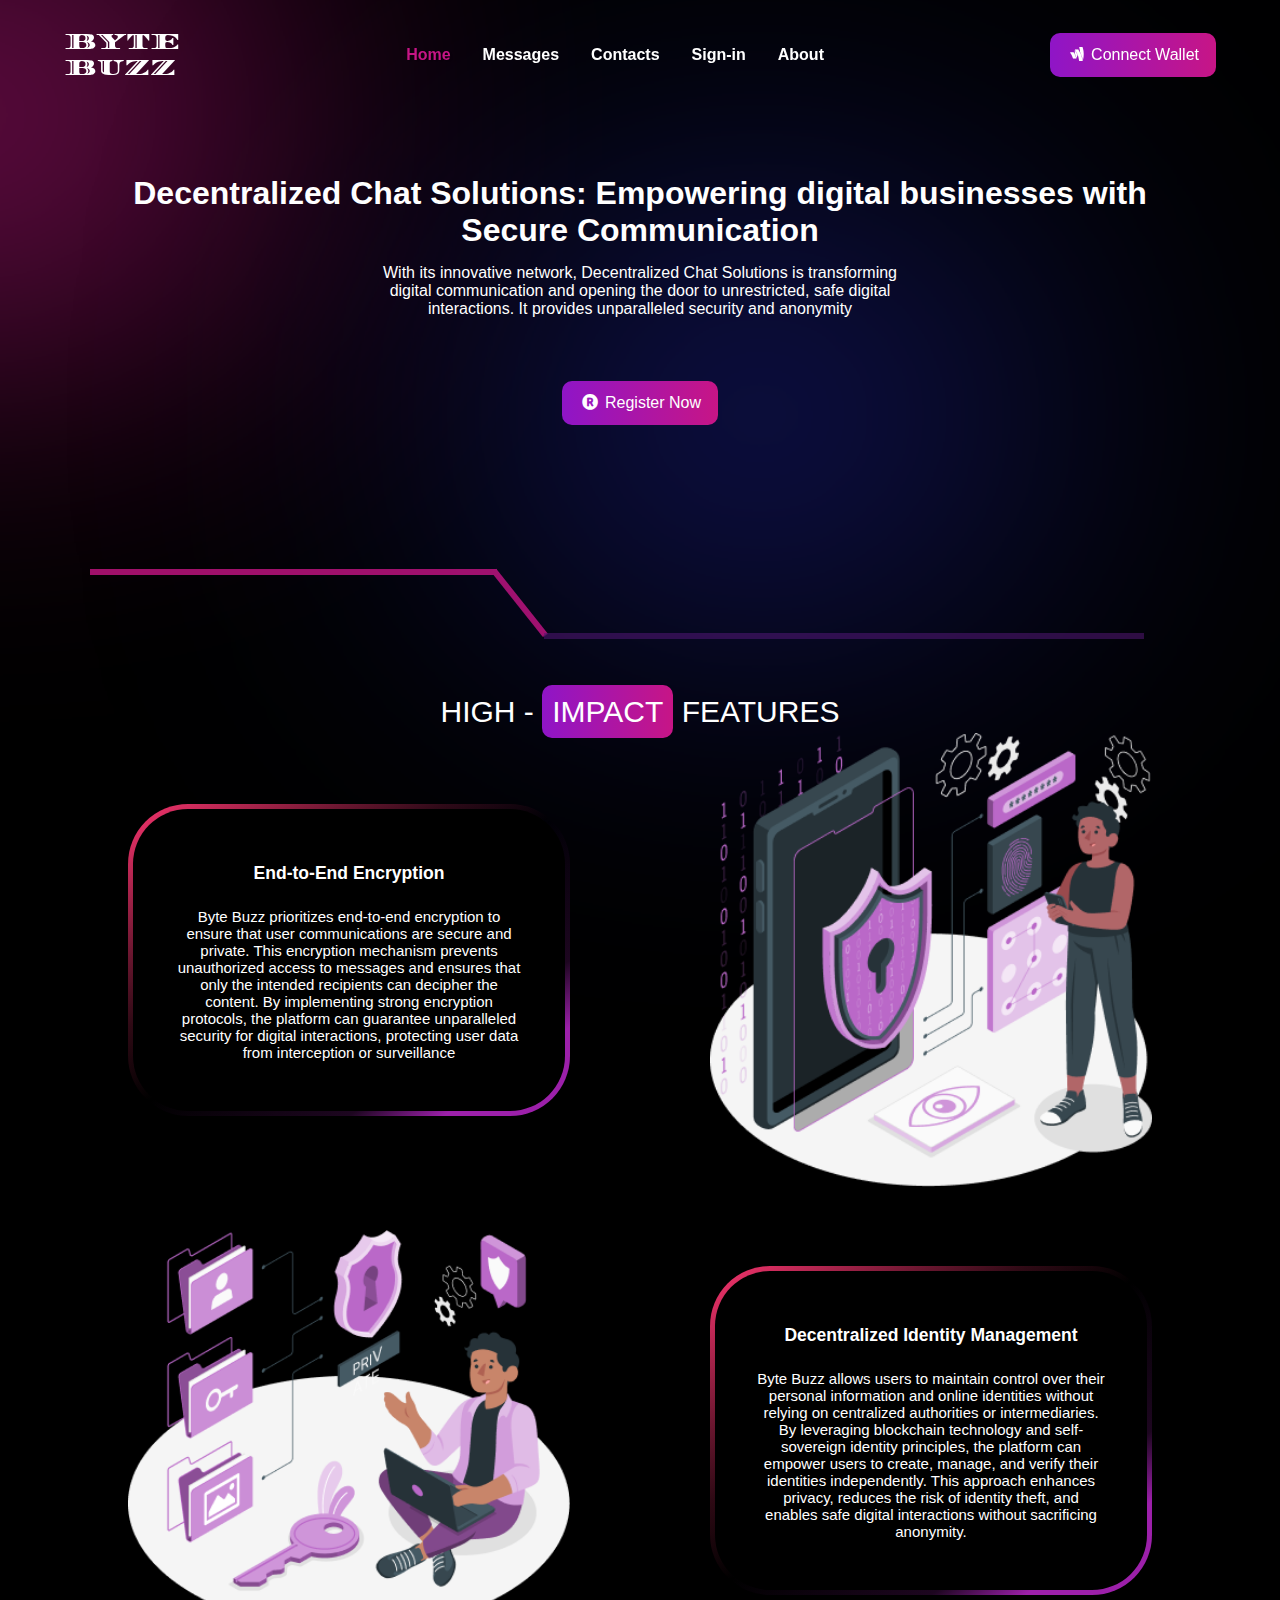
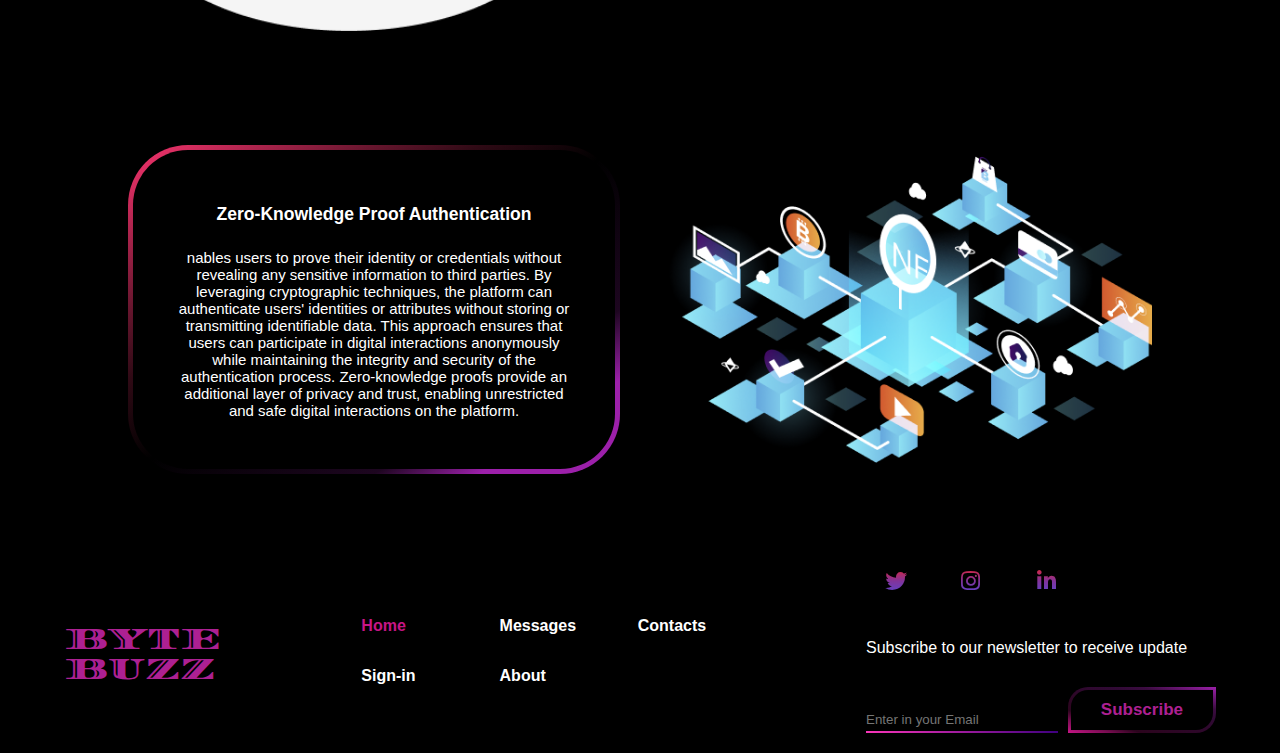
<file: hackathon/index.html>
<!DOCTYPE html>
<html lang="en">
<head>
  <meta charset="UTF-8">
  <meta name="viewport" content="width=device-width, initial-scale=1.0">
  <title>ByteBuzz</title>
  <link rel="stylesheet" href="./css/style.css">
  <link rel="stylesheet" href="fontawesome/css/all.css">
  <link href='https://fonts.googleapis.com/css?family=Diplomata SC' rel='stylesheet'>

</head>
<body>
  
  <div class="landing">
    <div class="bg">
      <div class="bg-1"></div>
      <div class="bg-2"></div>
    </div>
  </div>


  <nav>
    <div class="container nav_container">
      <div href="index.html" class="logo">
        <span>BYTE</span>
        <span>BUZZ</span>    
      </div>
      <ul class="nav_menu">
        <li><a href="#" class="nav-link active">Home</a></li>
        <li><a href="#" class="nav-link ">Messages</a></li>
        <li><a href="#" class="nav-link ">Contacts</a></li>
        <li><a href="#" class="nav-link ">Sign-in</a></li>
        <li><a href="#" class="nav-link ">About</a></li>
      </ul>
      <a href="#" class="wallet-btn">
        <div><i class="fab fa-google-wallet"></i>Connect Wallet</div>
      </a> 
      <button id="open-menu-btn"><i class="fa fa-navicon">&#xf0c9;</i></button>
      <button id="close-menu-btn"><i class="fa fa-times"></i></button>
    </div>
  </nav>

  <header class="container header_container">

    <div class="header_body">
      <h1>Decentralized Chat Solutions: Empowering digital businesses with Secure Communication</h1>
      <p>With its innovative network, Decentralized Chat Solutions is transforming digital communication and opening the door to unrestricted, safe digital interactions. It provides unparalleled security and anonymity</p>
    </div>

    <span class="wallet-btn" id="open_caret">
      <div><i class="fa fa-registered"></i>Register Now</div>
    </span>          
    <span class="wallet-btn" id="close_caret">
      <div><i class="fa fa-registered"></i>Register Now</div>
    </span>          

    <div class="drop_down">
      <div class="contain">
        <div class="header">
          <div class="bran">Create an Account</div>
          <h3 class="brandie">Fill the form to create an account</h3>
          <button class="boot">
            <i class="fa fa-camera
            "></i>
          </button>
        </div>
        <div class="body">
          <form action="#" class="forms">
            <div class="input-box boxx">
              <label for="email">Username</label>
              <input type="email" name="email" id="" placeholder="Enter your Username..." required>
            </div>
            <div class="input-box boxs">
              <label for="password">Address</label>
              <input type="password" name="password" placeholder=" * * * * * * * * * * * * *" required>
            </div>
            <div class="submit">
            <button class="submit">Connect Wallet</button>
            </div>
  
          </form>
        </div>    
      </div>
    </div>

  </header>

  <div class="line">
    <div class="line3"></div>
    <div class="line4"></div>
    <div class="line1"></div>
  </div>

  <section class="container features_container">
    <div class="top">HIGH - <span>IMPACT</span> FEATURES</div>
    <div class="layer-1">
      <div class="left-layer">
        <h3>End-to-End Encryption</h3>
        <p>Byte Buzz prioritizes end-to-end encryption to ensure that user communications are secure and private. This encryption mechanism prevents unauthorized access to messages and ensures that only the intended recipients can decipher the content. By implementing strong encryption protocols, the platform can guarantee unparalleled security for digital interactions, protecting user data from interception or surveillance</p>
      </div>
      <!-- <div class="div"></div> -->
      <div class="right-layer">
        <img src="images/amico.png" alt="">
      </div>
    </div>
    <div class="layer-2">
      <div class="right-layer">
        <img src="images/decentralized identity.png" alt="">
      </div>
      <div class="left-layer">
        <div class="text-box">
          <h3>Decentralized Identity Management</h3>
          <p>Byte Buzz allows users to maintain control over their personal information and online identities without relying on centralized authorities or intermediaries. By leveraging blockchain technology and self-sovereign identity principles, the platform can empower users to create, manage, and verify their identities independently. This approach enhances privacy, reduces the risk of identity theft, and enables safe digital interactions without sacrificing anonymity.</p>
        </div>
      </div>
    </div>
    <div class="layer-3">
      <div class="left-layer">
        <div class="text-box">
          <h3>Zero-Knowledge Proof Authentication</h3>
          <p>nables users to prove their identity or credentials without revealing any sensitive information to third parties. By leveraging cryptographic techniques, the platform can authenticate users' identities or attributes without storing or transmitting identifiable data. This approach ensures that users can participate in digital interactions anonymously while maintaining the integrity and security of the authentication process. Zero-knowledge proofs provide an additional layer of privacy and trust, enabling unrestricted and safe digital interactions on the platform.</p>
        </div>
      </div>
      <div class="right-layer">
        <img src="images/Zero knowledge.png" alt="">
      </div>
    </div>
  </section>


  <footer class="container footer_container">
    <div href="" class="footer_logo">
      <span>BYTE</span>
      <span>BUZZ</span>    
    </div>
    <ul class="footer_menu">
      <li><a href="#" class="nav-link active">Home</a></li>
      <li><a href="#" class="nav-link">Messages</a></li>
      <li><a href="#" class="nav-link">Contacts</a></li>
      <li><a href="#" class="nav-link">Sign-in</a></li>
      <li><a href="#" class="nav-link">About</a></li>
    </ul>
    <div class="pages">           
      <ul class="footer_socials">
          <li>
            <a href="https://facebook.com"><i class="fab fa-twitter"></i></a>
          </li>
          <li>
            <a href="https://instagram.com"><i class="fab fa-instagram"></i></a>
          </li>
          <li>
            <a href="https://twitter.com"><i class="fab fa-linkedin-in"></i></a>
          </li>
      </ul>
      <p>Subscribe to our newsletter to receive update</p>
      <form class="form">
        <input type="email" placeholder="Enter in your Email" required>
        <button type="submit" class="btn">Subscribe</button>
      </form>

  </div>

  </footer>




  <script src="./main.js"></script>


</body>
</html>
</file>
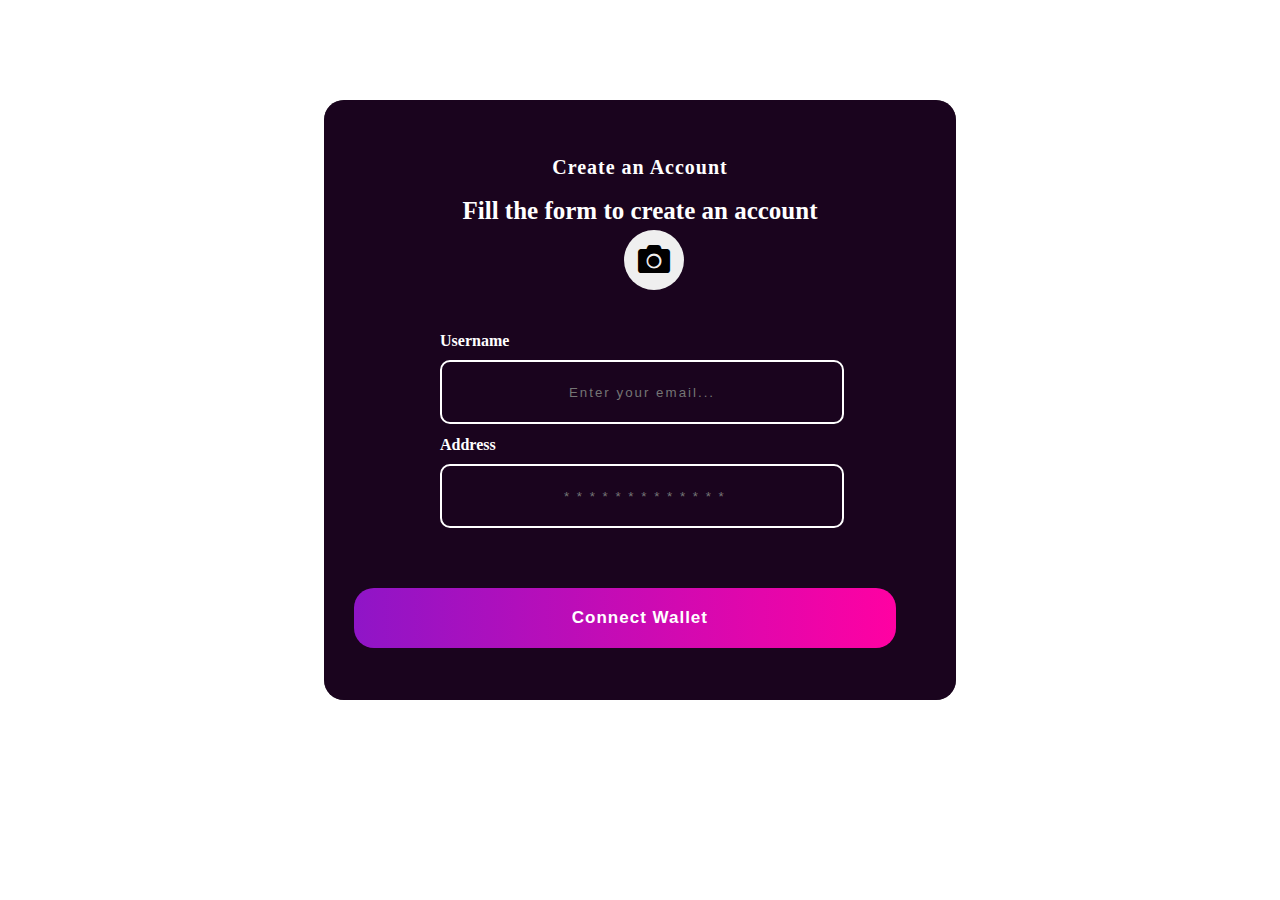
<file: hackathon/login.html>
<!DOCTYPE html>
<html lang="en">
<head>
  <meta charset="UTF-8">
  <meta name="viewport" content="width=device-width, initial-scale=1.0">
  <link rel="stylesheet" href="fontawesome/css/all.css">
  <title>ByteBuzz</title>
  <style>
    *{
      padding: 0;
    }   
    .container{
      background-color: #000;
      margin: 100px auto;
      width: 50%;
      min-height: 600px;
      border-radius: 20px;
      color: #fff;
      /* opacity: 0.3; */
      
    }
    .contain{
      border-radius: 20px;
      background-color: #2f08358e;
      margin: 100px auto;
      color: #fff;
      min-height: 600px;
    }
    .header{
      position: relative;
    }
    .bran{
      height: 60px;
      width: 220px;
      text-align: center;
      padding: 16px;
      margin: auto;
      font-weight: 700;
      font-size: 20px;
      letter-spacing: 1px;
      position: relative;
      top: 40px;
    }
    .brandie{
      position: relative;
      top: 5px;
      margin: auto;
      text-align: center;
      font-size: 25px;
    }
    .btn{
      margin: 10px;
      margin-left: 300px;
      align-items: center;
      font-size: 32px;
      position: relative; 
      display: inline-block;
      border: 2.7px solid transparent; 
      width: 60px; 
      height: 60px;
      border-radius: 50%; 
    }
    .body{
      position: relative;
      top: 60px;
      height: 40%;
      width: 100%;
    }
    .input-box{
      position: relative;
      width: 400px;
      margin: 0 auto;
    }
    .input-box ~ .boxs{
      position: relative;
      top: 40px;
    }
    .input-box label{
      position: absolute;
      bottom: 65px;
      transform: translateY(-50%);
      font-weight: 700;
    }
    input:valid ~ label, input:focus ~label{
      top: -5px;
    }
    .input-box input{
      text-align: center;
      width: 100%;
      height: 60px;
      color: #fff;
      background-color: transparent;
      border-radius: 10px;
      border: 2px solid #fff;
      letter-spacing: 2px;
      transition: all 2s ease;
    }
    .submit{
      margin: 0 auto;
      padding-left: 30px;
    }
    .submit button{
      color: #fff;
      margin-top: 100px;
      background: linear-gradient(
      to right,
      #8f15c7,
      #ff01a2
      );
      width: 90%;
      height: 60px;
      border: none;
      background-color: transparent;
      font-weight: 600;
      font-size: 17px;
      letter-spacing: 1px;
      cursor: pointer;
      transition: all 2s ease;
      border-radius: 20px;
    }

  </style>
</head>
<body>
  
  <div class="container">
    <div class="contain">
      <div class="header">
        <div class="bran">Create an Account</div>
        <h3 class="brandie">Fill the form to create an account</h3>
        <a href="#" class="sign-in">
          <button class="btn">
            <i class="fa fa-camera
            "></i>
          </button>
        </a>
      </div>
  
      <div class="body">
          <form action="#" class="forms">
              <div class="input-box boxx">
                <label for="email">Username</label>
                <input type="email" name="email" id="" placeholder="Enter your email..." required>
              </div>
              <div class="input-box boxs">
                  <label for="password">Address</label>
                  <input type="password" name="password" placeholder=" * * * * * * * * * * * * *" required>
              </div>
              <div class="submit">
              <button class="submit">Connect Wallet</button>
              </div>
  
          </form>
      </div>    
    </div>
  </div>


</body>
</html>
</file>
<file: hackathon/css/style.css>
*{
  margin: 0;
  padding: 0;
  border: none;
  outline: none;
  box-sizing: border-box;
  list-style: none;
  text-decoration: none;
  font-family: "Mukta", sans-serif;
}
body{
  background-color: #000;
  color: #fff;
}
a{
  color: #fff;
  cursor: pointer;
}
.container{
  width: 90%;
  margin: 0 auto;
}
img{
  width: 100%;
  display: block;
  object-fit: cover;
}
.landing{
  width: 100%;
  height: 100%;
  position: relative;
}
.bg div{
  margin-top: -60px;
  margin-right: -80px;
  position: absolute;
  width: 620px;
  height: 320px;
  border-radius: 50%;
  overflow: hidden;
}
.bg-1{
  position: absolute;
  width: 473px;
  height: 710px;
  left: -287px;
  top: 0;
  background: #c71586;
  filter: blur(200px);
}
.bg-2{
  position: absolute;
  width: 73px;
  height: 710px;
  left: 0px;
  top: 300px;
  margin-bottom: -100px;
  margin-left: 800px;
  background: #1A1F8B;
  filter: blur(200px);
}


nav{
  width: 100vw;
  height: 80px;
  position: sticky;
  top: 0;
  z-index: 11 ;
}
.window-scroll{
  /* background-color: #1a208b5b; */
  background: linear-gradient(#000000 0 0) padding-box, linear-gradient(
    to bottom, 
    #000 0%,
    #000 14.29%,
    #000 25%,
    transparent 50%,
    #fb357030 64.29%,
    #fb357069 75%,
    #fb3570 100%
  ) border-box;
  border: 2px solid transparent; 
  border-bottom-width: 4px;
  border-bottom-right-radius: 20px;
  box-shadow: 0 1rem 2rem rgba(0, 0, 0, 0.2);
  transition: all 1s ease;
}
.nav_container{
  margin: 15px auto;
  width: 90%;
  height: 100%;
  display: flex;
  justify-content: space-between;
  align-items: center;
}
.logo{
  display: grid;
  grid-template-rows: 1fr;
}
.logo span{
  font-family: 'Diplomata SC';
  color: #fff;
  font-size: 22px;
}
.nav_menu{
  display: flex;
  align-items: center;
  gap: 2rem;
}
.nav-link{
  font-weight: 700;
}
.nav-link.active{
  color: #c71586;
  text-shadow: 2px 1px 1px #00000020;
}
nav button{
  display: none;
}
.wallet-btn{
  background: linear-gradient(
    to right,
    #8f15c7,
    #c71586
  );
  padding: 10px 17px 10px 10px;
  border-radius: 10px;
  cursor: pointer;
}
.wallet-btn #closeregister{
  display: none;
}
.wallet-btn i{
  padding: 3px 7px 5px 10px;
}
#close_caret{
  display: none;
}
.drop_down{
  display: none;
}



header{
  position: relative;
  background-color: transparent;
  top: 80px;
  text-align: center;
  margin-bottom: 50px;
}
.header_container{
  display: grid;
  grid-template-rows: 1fr 10px;
  align-items: center;
  justify-items: center;
  gap: 80px;
  height: 100px;
}
.header_body h1{
  padding:  0px 50px;
}
.header_body p{
  padding:  15px 300px 0px 300px;
}

.line{
  position: absolute;
  width: 50%;
  height: 65px;
  left: calc(50% - 1440px/2);
  top: -20px;
  opacity: 0.8;
}
.line3{
  position: absolute;
  width: 406.57px;
  height: 0px;
  left: 0px;
  top: 589px;
  border: 3px solid #C71585;
}
.line4{
  position: absolute;
  width: 83.17px;
  height: 0px;
  left: 402.33px;
  top: 589px;
  border: 3px solid #c71586;
  transform: matrix(0.62, 0.78, -0.81, 0.58, -14, 31);
}
.line1{
  position: absolute;
  width: 980px;
  height: 0px;
  left: 454.19px;
  top: 653px;
  border: 3px solid #651a8b8f;
}



.features_container{
  position: relative;
  top: 500px;
  width: 80%;
}
.top{
  text-align: center;
  font-size: 30px;
}
.top span{
  background: linear-gradient(
    to right,
    #8f15c7,
    #c71586
  ); border-radius: 10px;
 padding: 10px;
}
.layer-1{
  display: grid;
  grid-template-columns: 1fr .7fr;
  align-items: center;
  gap: 350px;
  height: 100%;
}
.left-layer{
  background: linear-gradient(#000000 0 0) padding-box, linear-gradient(
    to top left, 
    #9c20aa 0%,
    #9c20aa 14.29%,
    #9c20aa30 25%,
    transparent 50%,
    #fb357030 64.29%,
    #fb357069 75%,
    #fb3570 100%
  ) border-box;
  padding: 50px 40px; 
  border: 5px solid transparent; 
  border-radius: 60px; 
  display: inline-block;
  margin: 75px 0;
  text-align: center;
  font-size: 15px;
}
.left-layer h3{
  font-weight: 600;
  line-height: 29px;
  color: #FFFFFF;
  margin-bottom: 20px;
}
.layer-2{
  display: grid;
  grid-template-columns: .7fr 1fr;
  align-items: center;
  gap: 350px;
  height: 100%;
}
.layer-3{
  display: grid;
  grid-template-columns: 1fr 1fr;
  align-items: center;
  gap: 200px;
  height: 100%;
}


footer{
  position: relative;
  top: 500px;
  height: 200px;
}
.footer_container{
  display: grid;
  grid-template-columns: repeat(3, 1fr);
  align-items: center;
  gap: 50px;
}
.footer_logo{
  display: grid;
  grid-template-rows: 30px 30px;
}
.footer_logo span{
  font-family: 'Diplomata SC';
  font-weight: 400;
  font-size: 30px;
  color: #AD2092;
}
.footer_menu{
  display: grid;
  grid-template-columns: repeat(3, 1fr);
  grid-template-rows: repeat(2, 50px);
  align-items: center;
}
.footer_socials{
  display: flex;
  gap: 16px;
  font-size: 20px;
}
.footer_socials li{
  position: relative; 
  display: inline-block;
  background: linear-gradient(#000000 0 0) padding-box, linear-gradient(
    to top left, 
    #fb35b9 0%,
    #fb35b9b8 14.29%,
    #fb357094 25%,
    transparent 50%,
    #9c20aaa1 64.29%,
    #7120aa 75%,
c  ) border-box; 
  border: 2.7px solid transparent; 
  width: 60px; 
  height: 60px;
  border-radius: 50%; 
}
.footer_socials i{
  z-index: 1;
  position: absolute;
  top: 19px;
  left: 17px;
  font-size: 22px;
  background: linear-gradient(
    to top, 
    #6142c6 0%, 
    #a742c6c6 50%,
    #e72c51e4 100%);
  -webkit-background-clip: text;
  -moz-background-clip: text;
  background-clip: text;
  -webkit-text-fill-color: transparent;
}
.pages p{
  padding: 30px 0px;
}
.form{
  display: flex;
  justify-content: space-evenly;
}
input{
  background-color: transparent;
  color: white;
  position: relative;
  margin: 20px 0;
  width: 300px;
  border-bottom: 2px solid transparent; 
  border-image: linear-gradient(to right, #fb35b9, #3e0080) 1;
}
.btn{
  color: #ad2092;
  border-top-left-radius: 20px;
  border-bottom-right-radius: 20px;
  background: linear-gradient(#000000 0 0) padding-box, linear-gradient(
    to top right, 
    #c71586 0%,
    #c715869c 14.29%,
    #c7158638 25%,
    #9c20aa4e 64.29%,
    #9c20aa60 75%,
    #9c20aa 100%
  ) border-box;
  border: 3px solid transparent; 
  display: flex;
  align-items: center;
  justify-items: center;
  text-align: center;
  padding: 10px 30px; 
  margin-left: 10px;
  margin-bottom: 20px;
  font-size: 17px;
  font-weight: 600;
  cursor: pointer;
}


/* .drop_down code */
.drop_down{
  display: none;
  margin: 100px auto;
  width: 50%;
  min-height: 600px;
  border-radius: 20px;
  color: #fff;
  z-index: 1;
  overflow: hidden;
}
.contain{
  border-radius: 20px;
  background-color: #330939;
  margin: 100px auto;
  color: #fff;
  min-height: 750px;
}
.header{
  position: relative;
}
.bran{
  height: 60px;
  text-align: center;
  padding: 16px;
  margin: auto;
  font-weight: 700;
  font-size: 20px;
  letter-spacing: 1px;
  position: relative;
  top: 40px;
}
.brandie{
  position: relative;
  top: 55px;
  margin: auto;
  text-align: center;
  font-size: 25px;
}
.boot{
  margin: 90px 0px 0px auto;
  align-items: center;
  font-size: 32px;
  position: relative; 
  display: inline-block;
  border: 2.7px solid transparent; 
  width: 60px; 
  height: 60px;
  border-radius: 50%; 
}
.body{
  position: relative;
  top: 60px;
  height: 40%;
  width: 100%;
}
.forms{
  margin: 0 50px;
}
.input-box{
  position: relative;
  width: 100%;
  margin: 0 auto;
}
.input-box ~ .boxs{
  position: relative;
  top: 40px;
}
.input-box label{
  position: absolute;
  bottom: 75px;
  transform: translateY(-50%);
  font-weight: 700;
}
input:valid ~ label, input:focus ~label{
  top: -5px;
}
.input-box input{
  text-align: center;
  width: 100%;
  height: 60px;
  color: #fff;
  background-color: transparent;
  border-radius: 10px;
  border: 2px solid #fff;
  letter-spacing: 2px;
  transition: all 2s ease;
}
.submit{
  margin: 0 50px;
}
.submit button{
  color: #fff;
  margin: 100px auto 50px auto;
  background: linear-gradient(
  to right,
  #8f15c7,
  #ff01a2
  );
  width: 100%;
  height: 60px;
  border: none;
  background-color: transparent;
  font-weight: 600;
  font-size: 17px;
  letter-spacing: 1px;
  cursor: pointer;
  transition: all 2s ease;
  border-radius: 20px;
}


@media screen and (max-width: 1425px) {
  
  .bg div{
    width: 520px;
  }
  .bg-2{
    margin-left: 500px;
  }
  .line{
    left: calc(50% - 1100px/2);
  }
  .line1{
    width: 600px;
  }
  .layer-1{
    grid-template-columns: 1fr 1fr;
    gap: 140px;
  }
  .layer-2{
      grid-template-columns: 1fr 1fr;
      gap: 140px;
  }
  .layer-3{
      grid-template-columns: 1fr 1fr;
      gap: 40px;
  }
  .footer_container{
    grid-template-columns: 1fr 2fr 350px;
    gap: 90px;
  }

}

@media screen and (max-width: 1000px) {
  
  .bg div{
    width: 420px;
  }
  .bg-2{
    margin-left: 300px;
  }

  nav button{
    display: inline-block;
    background-color: transparent;
    font-size: 1.8rem;
    cursor: pointer;
    margin-right: 1rem;
  }
  nav button i{
    background: linear-gradient(
      to top, 
      #6142c6 0%, 
      #a742c6c6 50%,
      #e72c51e4 100%);
    -webkit-background-clip: text;
    -moz-background-clip: text;
    background-clip: text;
    -webkit-text-fill-color: transparent;  
  }
  nav button#close-menu-btn{
    display: none;
  }
  .nav_menu{
    background: linear-gradient(#000000 0 0) padding-box, linear-gradient(
      to top left, 
      #9c20aa 0%,
      #9c20aa 14.29%,
      #9c20aa30 25%,
      transparent 50%,
      #fb357030 64.29%,
      #fb357069 75%,
      #fb3570 100%
    ) border-box;
    padding: 40px 0px 20px; 
    border: 5px solid transparent; 
    text-align: center;
    font-size: 15px;
    position: fixed;
    flex-direction: column;
    display: none;
    gap: 0px;
    right: 0%;
    height: fit-content;
    top: 80px;
    border-bottom-left-radius: 20px;
    overflow: hidden;
    background-color: black;
    width: 300px;
    opacity: 0;
    animation: showMenu 500ms ease-in-out both;
  }
  @keyframes showMenu{
    from{
      transform: translateX(400px);
    }
    to{
      transform: translateX(0px);
      opacity: 1;
    }
  }
  .nav_menu li{
    width: 100%;
    height: 80px;
  }
  .nav_menu li a{
    width: 100%;
    height: 50%;
    display: grid;
    transition: all 400ms ease;
    background-color: black;
    text-shadow: 3px 2px 1px #ff00e638;
    background-color: black;
    place-items: center;
  }
  .nav-link.active{
    color: #ff00a2;
  }
  .header_body p{
    padding:  15px 50px 0px 50px;
  }
  .line{
    left: calc(50% - 1080px/2);
  }
  .line1{
    width: 470px;
  }
  .layer-1{
    gap: 70px;
  }
  .layer-2{
    gap: 40px;
  }
  .layer-3{
    gap: 20px;
  }
  .footer_container{
    grid-template-columns: 1fr 100fr;
    grid-template-rows: repeat(2 1fr);
    row-gap: 30px;
    column-gap: 0;
  }
  .footer_logo{
    justify-content: center;
    grid-row: span 2;
  }
  .footer_menu{
    display: flex;
    grid-row: 2/-1;
    gap: 10px;
    justify-content: center;
  }
  .pages{
    display: grid;
    justify-items: center;
  }
}
@media screen and (max-width: 700px) {
  .container{
    width: 100%;
  }
  .bg div{
    width: 520px;
  }
  .bg-2{
    margin-left: 170px;
  }
  .nav_container{
    width: 100%;
  }
  .line{
    left: calc(50% - 900px/2);
  }
  .line1{
    width: 340px;
  }
  .layer-1{
    grid-template-columns: 1fr;
    gap: 0px;
    margin-bottom: 200px;
  }
  .layer-2{
    grid-template-columns: 1fr;
    gap: 0px;
    margin-bottom: 200px;
  }
  .layer-3{
    grid-template-columns: 1fr;
    gap: 0px;
  }
  .footer_container{
    margin-top: 100px;
    grid-template-columns: 1fr;
    gap: 50px;
  }
  .footer_logo{
    grid-row: 1/ -1;
  }
  .footer_menu{
    grid-row: span 2;
    gap: 40px;
  }

}
@media screen and (max-width: 630px) {
  
  .bg div{
    width: 320px;
  }
  .bg-2{
    margin-left: 100px;
  }
  .line{
    left: calc(50% - 800px/2);
  }
  .line1{
    width: 70px;
  }

}
@media screen and (max-width: 420px) {
  
  .bg div{
    width: 20px;
  }
  .bg-2{
    margin-left: 100px;
  }
  .line{
    display: none;
  }
  .features_container{
    margin-top: 30px;
  }
  .top{
    margin: 0;
  }
  .top span{
    padding: 3px;
  }
  .footer_container{
    margin-top: 100px;
    grid-template-columns: 1fr;
    gap: 0px;
  }
  .footer_socials{
    display: block;
    gap: 0;
  }
  .footer_menu{
    display: grid;
    margin: 0px 40px;
    gap: 10px;
  }
  .form{
    display: block;
  }
  .pages p{
    text-align: center;
  }

}
</file>
